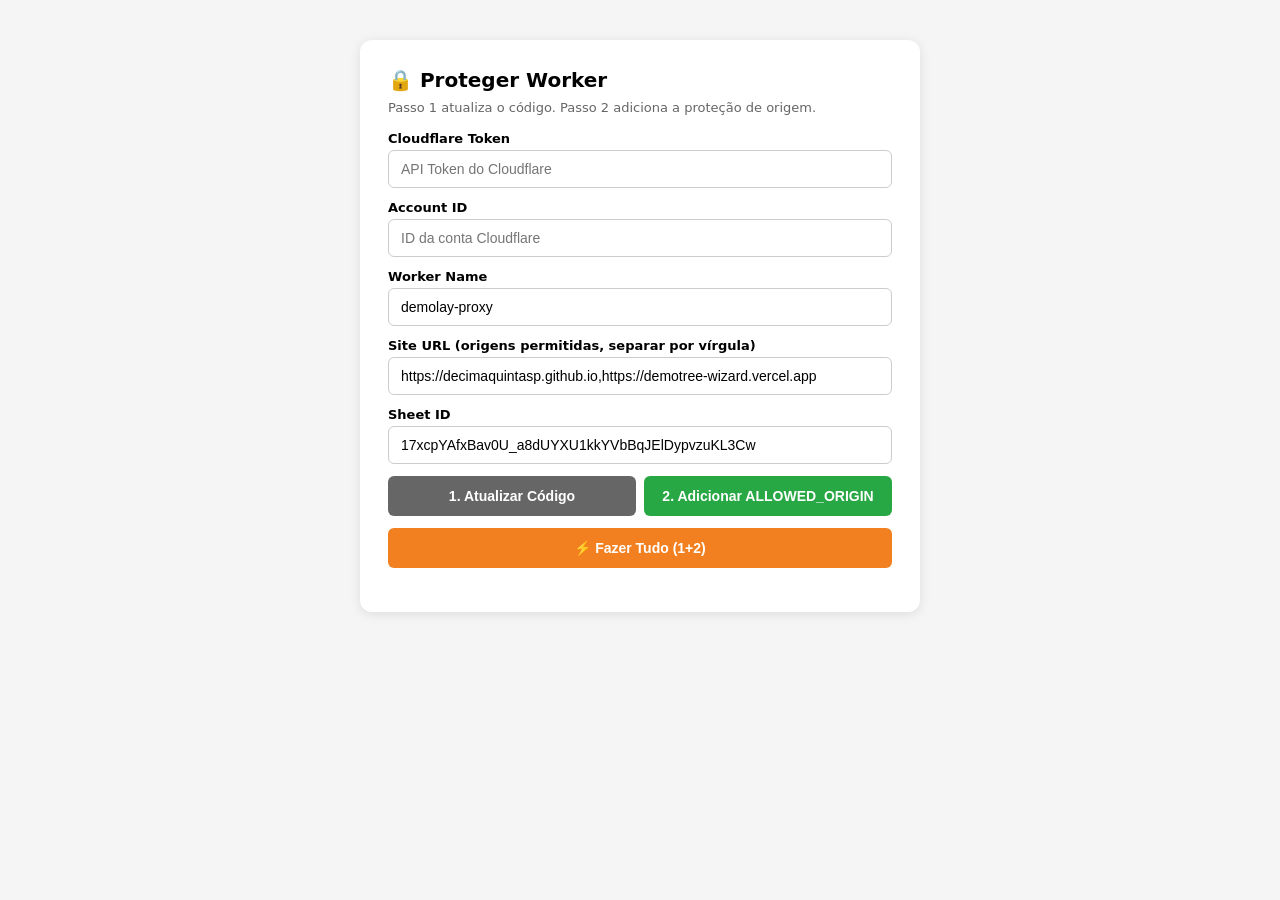
<file: fix-origin.html>
<!DOCTYPE html>
<html lang="pt-br">
<head><meta charset="UTF-8"><title>Fix ALLOWED_ORIGIN</title>
<style>
  body{font-family:system-ui,sans-serif;max-width:560px;margin:40px auto;padding:0 20px;background:#f5f5f5}
  .card{background:#fff;padding:28px;border-radius:12px;box-shadow:0 2px 12px rgba(0,0,0,.1)}
  h2{margin:0 0 8px;font-size:20px}
  p{font-size:13px;color:#666;margin:0 0 16px}
  label{display:block;font-size:13px;font-weight:600;margin:12px 0 4px}
  input{width:100%;padding:10px 12px;border:1px solid #ccc;border-radius:6px;font-size:14px;box-sizing:border-box}
  .hint{font-size:11px;color:#888;margin-top:2px}
  .row{display:flex;gap:8px;flex-wrap:wrap}
  .row button{flex:1;margin-top:12px;min-width:180px}
  button{padding:12px;background:#f38020;color:#fff;border:none;border-radius:6px;font-size:14px;font-weight:600;cursor:pointer}
  button:disabled{opacity:.6;cursor:not-allowed}
  button.sec{background:#666}
  button.green{background:#28a745}
  #logs{margin-top:16px;font-size:13px;word-break:break-all;white-space:pre-wrap;max-height:500px;overflow:auto}
  .log-entry{padding:8px 12px;border-radius:6px;margin-bottom:6px;display:none}
  .ok{background:#d4edda;color:#155724;display:block!important}
  .err{background:#f8d7da;color:#721c24;display:block!important}
  .info{background:#e8f4fd;color:#0c5460;display:block!important}
  code{background:#eee;padding:1px 4px;border-radius:3px;font-size:12px}
</style></head>
<body>
<div class="card">
  <h2>🔒 Proteger Worker</h2>
  <p>Passo 1 atualiza o código. Passo 2 adiciona a proteção de origem.</p>

  <label>Cloudflare Token</label>
  <input id="token" placeholder="API Token do Cloudflare">
  <label>Account ID</label>
  <input id="accountId" placeholder="ID da conta Cloudflare">
  <label>Worker Name</label>
  <input id="scriptName" value="demolay-proxy">
  <label>Site URL (origens permitidas, separar por vírgula)</label>
  <input id="siteUrl" value="https://decimaquintasp.github.io,https://demotree-wizard.vercel.app">
  <label>Sheet ID</label>
  <input id="sheetId" value="17xcpYAfxBav0U_a8dUYXU1kkYVbBqJElDypvzuKL3Cw">

  <div class="row">
    <button class="sec" onclick="step1()">1. Atualizar Código</button>
    <button class="green" onclick="step2()">2. Adicionar ALLOWED_ORIGIN</button>
  </div>
  <div class="row">
    <button onclick="stepBoth()">⚡ Fazer Tudo (1+2)</button>
  </div>
  <div id="logs"></div>
</div>
<script>
function log(msg, type) {
  const el = document.createElement('div');
  el.className = 'log-entry ' + type;
  el.textContent = msg;
  document.getElementById('logs').prepend(el);
}

async function callApi(code, allowedOrigin) {
  const token = document.getElementById('token').value.trim();
  const accountId = document.getElementById('accountId').value.trim();
  const scriptName = document.getElementById('scriptName').value.trim();
  if (!token || !accountId) throw new Error('Preencha token e account ID');
  const body = { accountId, scriptName, token, workerCode: code };
  if (allowedOrigin) body.allowedOrigin = allowedOrigin;
  const r = await fetch('https://demotree-wizard.vercel.app/api/deploy-worker', {
    method: 'POST',
    headers: { 'Content-Type': 'application/json' },
    body: JSON.stringify(body)
  });
  return r.json();
}

function buildCode() {
  const sheetId = document.getElementById('sheetId').value.trim();
  if (!sheetId) throw new Error('Preencha o Sheet ID');
  return `export default {\n` +
  `  async fetch(request, env) {\n` +
  `    const url = new URL(request.url);\n` +
  `    const allowedList = (env.ALLOWED_ORIGIN || '').split(',').map(s => s.trim()).filter(Boolean);\n` +
  `    const origin = request.headers.get('Origin') || '';\n` +
  `    const originOk = allowedList.length === 0 || (origin && allowedList.includes(origin));\n` +
  `    const allowedOrigin = originOk ? (origin || '*') : (allowedList[0] || '*');\n` +
  `    const corsHeaders = { 'Access-Control-Allow-Origin': allowedOrigin, 'Access-Control-Allow-Methods': 'GET, OPTIONS', 'Access-Control-Allow-Headers': '*', 'Vary': 'Origin' };\n` +
  `    if (request.method === 'OPTIONS') return new Response(null, { headers: corsHeaders });\n` +
  `    if (!originOk) return new Response('Origin not allowed', { status: 403 });\n` +
  `    const SHEET_ID = '${sheetId}';\n` +
  `    const range = url.searchParams.get('range') || 'Sheet1!A:F';\n` +
  `    const apiUrl = 'https://sheets.googleapis.com/v4/spreadsheets/' + SHEET_ID + '/values/' + encodeURIComponent(range) + '?key=' + env.GOOGLE_API_KEY;\n` +
  `    try {\n` +
  `      const response = await fetch(apiUrl, { headers: { Accept: 'application/json' } });\n` +
  `      const data = await response.json();\n` +
  `      return new Response(JSON.stringify(data), { headers: { 'Content-Type': 'application/json', ...corsHeaders } });\n` +
  `    } catch (e) {\n` +
  `      return new Response(JSON.stringify({ error: e.message }), { status: 500, headers: { 'Content-Type': 'application/json', ...corsHeaders } });\n` +
  `    }\n` +
  `  }\n` +
  `};`;
}

async function step1() {
  try {
    log('Passo 1: Enviando código novo (sem ALLOWED_ORIGIN)...', 'info');
    const data = await callApi(buildCode());
    if (data.success) {
      log('✅ Passo 1 OK — Código atualizado!', 'ok');
    } else {
      log('❌ Passo 1 falhou: ' + (data.errors?.[0]?.message || JSON.stringify(data)), 'err');
    }
  } catch(e) {
    log('❌ Erro: ' + e.message, 'err');
  }
}

async function step2() {
  try {
    const allowed = document.getElementById('siteUrl').value.trim();
    if (!allowed) { log('Preencha as origens permitidas', 'err'); return; }
    log('Passo 2: Adicionando ALLOWED_ORIGIN (' + allowed + ')...', 'info');
    const data = await callApi(buildCode(), allowed);
    if (data.success) {
      log('✅ Passo 2 OK — ALLOWED_ORIGIN configurado!', 'ok');
    } else {
      log('❌ Passo 2 falhou: ' + (data.errors?.[0]?.message || JSON.stringify(data)), 'err');
    }
  } catch(e) {
    log('❌ Erro: ' + e.message, 'err');
  }
}

async function stepBoth() {
  log('⚡ Iniciando processo completo...', 'info');
  await step1();
  await new Promise(r => setTimeout(r, 1000));
  await step2();
  log('🏁 Processo finalizado! Teste o worker com e sem Origin.', 'info');
}
</script></body>
</html>
</file>
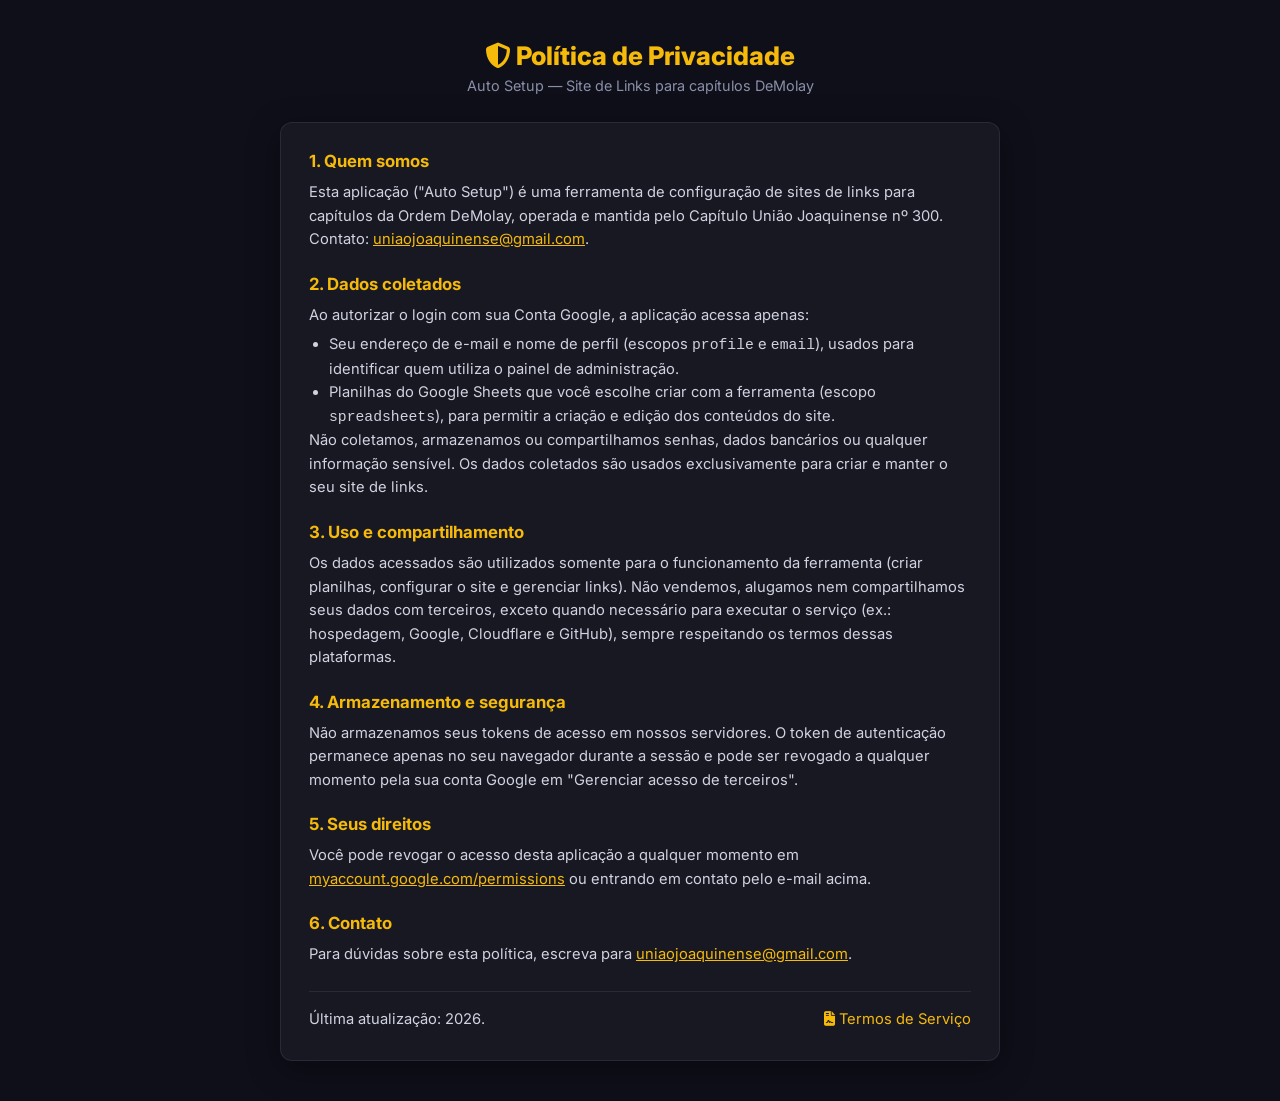
<file: privacidade.html>
<!DOCTYPE html>
<html lang="pt-br">
<head>
  <meta charset="UTF-8">
  <meta name="viewport" content="width=device-width, initial-scale=1.0">
  <title>Política de Privacidade — Auto Setup</title>
  <meta name="google-site-verification" content="_PObeUxFVRLb9R_tKasW5lI_LKZJ50vjMFUlDpwQzSw" />
  <link rel="icon" href="data:image/svg+xml,<svg xmlns=%22http://www.w3.org/2000/svg%22 viewBox=%220 0 100 100%22><text y=%22.9em%22 font-size=%2290%22>⚙️</text></svg>">
  <link href="https://fonts.googleapis.com/css2?family=Inter:wght@400;500;600;700;800&display=swap" rel="stylesheet">
  <link rel="stylesheet" href="https://cdnjs.cloudflare.com/ajax/libs/font-awesome/6.5.1/css/all.min.css">
  <style>
    * { margin: 0; padding: 0; box-sizing: border-box; }
    body { font-family: 'Inter', sans-serif; background: #0f0f1a; color: #e8e8e8; min-height: 100vh; display: flex; justify-content: center; padding: 40px 20px; }
    #app { width: 100%; max-width: 720px; }
    header { text-align: center; margin-bottom: 28px; }
    header h1 { color: #F5BA0A; font-size: 1.6rem; font-weight: 800; }
    header p { color: #8a8fa8; font-size: 0.9rem; margin-top: 6px; }
    .card { background: rgba(255,255,255,0.04); border: 1px solid rgba(255,255,255,0.08); border-radius: 12px; padding: 28px; box-shadow: 0 8px 32px rgba(0,0,0,0.4); }
    .card h2 { color: #F5BA0A; font-size: 1.05rem; font-weight: 700; margin: 22px 0 10px; }
    .card h2:first-child { margin-top: 0; }
    .card p, .card li { color: #d0d2e0; font-size: 0.92rem; line-height: 1.6; }
    .card ul { padding-left: 20px; margin-top: 6px; }
    .card a { color: #F5BA0A; }
    .updated { margin-top: 24px; padding-top: 16px; border-top: 1px solid rgba(255,255,255,0.08); color: #8a8fa8; font-size: 0.8rem; display: flex; justify-content: space-between; align-items: center; gap: 12px; flex-wrap: wrap; }
    .updated a { color: #F5BA0A; text-decoration: none; }
  </style>
</head>
<body>
<div id="app">
  <header>
    <h1><i class="fa-solid fa-shield-halved"></i> Política de Privacidade</h1>
    <p>Auto Setup — Site de Links para capítulos DeMolay</p>
  </header>

  <div class="card">
    <h2>1. Quem somos</h2>
    <p>Esta aplicação ("Auto Setup") é uma ferramenta de configuração de sites de links para capítulos da Ordem DeMolay, operada e mantida pelo Capítulo União Joaquinense nº 300. Contato: <a href="mailto:uniaojoaquinense@gmail.com">uniaojoaquinense@gmail.com</a>.</p>

    <h2>2. Dados coletados</h2>
    <p>Ao autorizar o login com sua Conta Google, a aplicação acessa apenas:</p>
    <ul>
      <li>Seu endereço de e-mail e nome de perfil (escopos <code>profile</code> e <code>email</code>), usados para identificar quem utiliza o painel de administração.</li>
      <li>Planilhas do Google Sheets que você escolhe criar com a ferramenta (escopo <code>spreadsheets</code>), para permitir a criação e edição dos conteúdos do site.</li>
    </ul>
    <p>Não coletamos, armazenamos ou compartilhamos senhas, dados bancários ou qualquer informação sensível. Os dados coletados são usados exclusivamente para criar e manter o seu site de links.</p>

    <h2>3. Uso e compartilhamento</h2>
    <p>Os dados acessados são utilizados somente para o funcionamento da ferramenta (criar planilhas, configurar o site e gerenciar links). Não vendemos, alugamos nem compartilhamos seus dados com terceiros, exceto quando necessário para executar o serviço (ex.: hospedagem, Google, Cloudflare e GitHub), sempre respeitando os termos dessas plataformas.</p>

    <h2>4. Armazenamento e segurança</h2>
    <p>Não armazenamos seus tokens de acesso em nossos servidores. O token de autenticação permanece apenas no seu navegador durante a sessão e pode ser revogado a qualquer momento pela sua conta Google em "Gerenciar acesso de terceiros".</p>

    <h2>5. Seus direitos</h2>
    <p>Você pode revogar o acesso desta aplicação a qualquer momento em <a href="https://myaccount.google.com/permissions">myaccount.google.com/permissions</a> ou entrando em contato pelo e-mail acima.</p>

    <h2>6. Contato</h2>
    <p>Para dúvidas sobre esta política, escreva para <a href="mailto:uniaojoaquinense@gmail.com">uniaojoaquinense@gmail.com</a>.</p>

    <p class="updated">
      <span>Última atualização: 2026.</span>
      <span>
        <a href="termos.html"><i class="fa-solid fa-file-contract"></i> Termos de Serviço</a>
      </span>
    </p>
  </div>
</div>
</body>
</html>
</file>
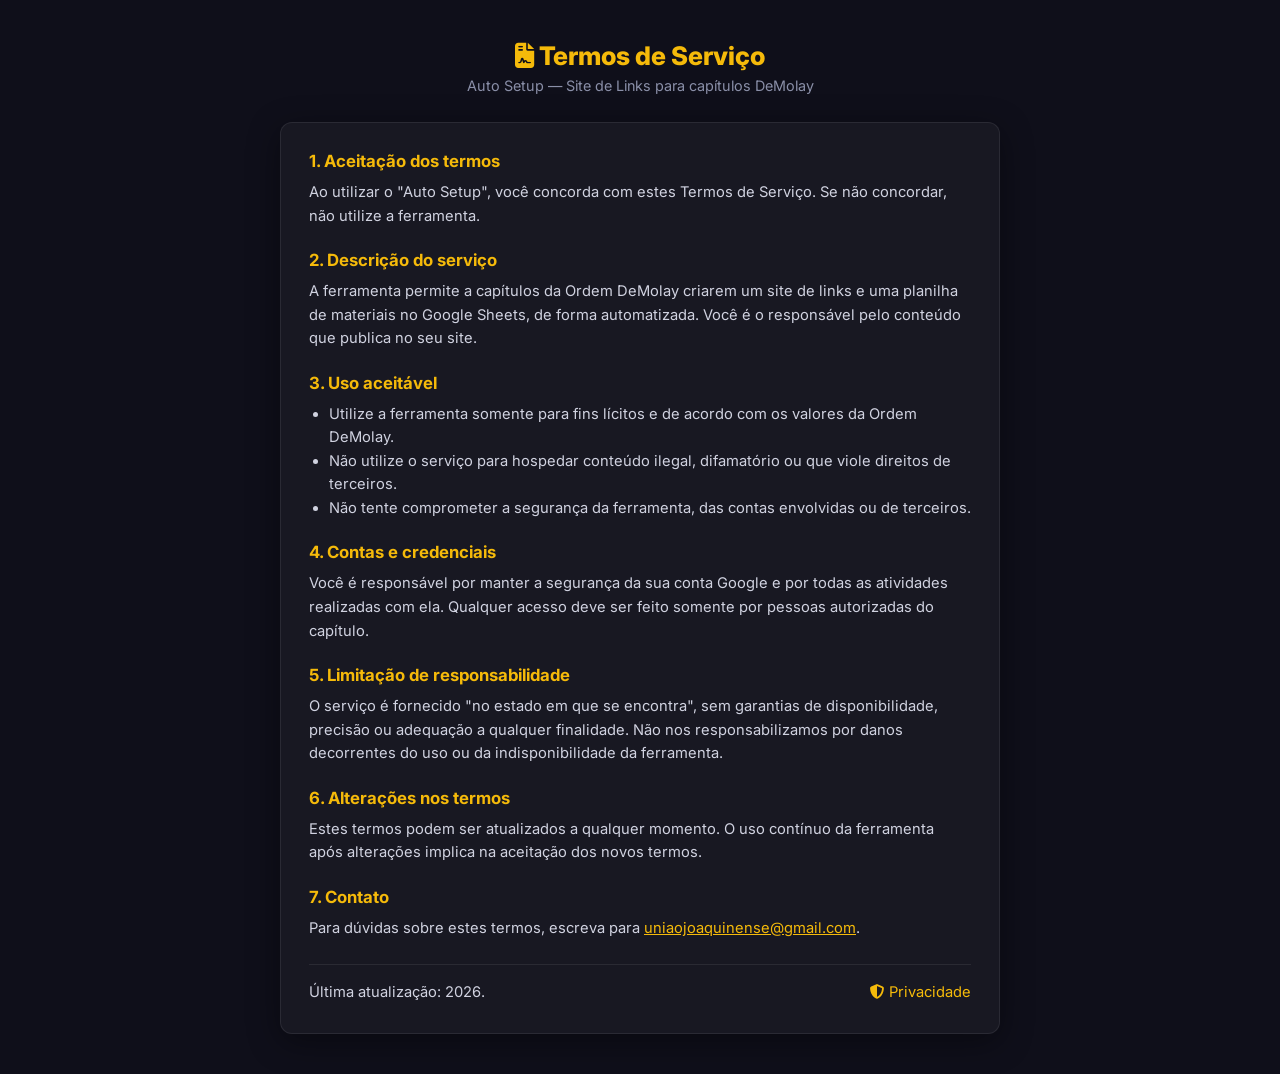
<file: termos.html>
<!DOCTYPE html>
<html lang="pt-br">
<head>
  <meta charset="UTF-8">
  <meta name="viewport" content="width=device-width, initial-scale=1.0">
  <title>Termos de Serviço — Auto Setup</title>
  <meta name="google-site-verification" content="_PObeUxFVRLb9R_tKasW5lI_LKZJ50vjMFUlDpwQzSw" />
  <link rel="icon" href="data:image/svg+xml,<svg xmlns=%22http://www.w3.org/2000/svg%22 viewBox=%220 0 100 100%22><text y=%22.9em%22 font-size=%2290%22>⚙️</text></svg>">
  <link href="https://fonts.googleapis.com/css2?family=Inter:wght@400;500;600;700;800&display=swap" rel="stylesheet">
  <link rel="stylesheet" href="https://cdnjs.cloudflare.com/ajax/libs/font-awesome/6.5.1/css/all.min.css">
  <style>
    * { margin: 0; padding: 0; box-sizing: border-box; }
    body { font-family: 'Inter', sans-serif; background: #0f0f1a; color: #e8e8e8; min-height: 100vh; display: flex; justify-content: center; padding: 40px 20px; }
    #app { width: 100%; max-width: 720px; }
    header { text-align: center; margin-bottom: 28px; }
    header h1 { color: #F5BA0A; font-size: 1.6rem; font-weight: 800; }
    header p { color: #8a8fa8; font-size: 0.9rem; margin-top: 6px; }
    .card { background: rgba(255,255,255,0.04); border: 1px solid rgba(255,255,255,0.08); border-radius: 12px; padding: 28px; box-shadow: 0 8px 32px rgba(0,0,0,0.4); }
    .card h2 { color: #F5BA0A; font-size: 1.05rem; font-weight: 700; margin: 22px 0 10px; }
    .card h2:first-child { margin-top: 0; }
    .card p, .card li { color: #d0d2e0; font-size: 0.92rem; line-height: 1.6; }
    .card ul { padding-left: 20px; margin-top: 6px; }
    .card a { color: #F5BA0A; }
    .footer { margin-top: 24px; padding-top: 16px; border-top: 1px solid rgba(255,255,255,0.08); color: #8a8fa8; font-size: 0.8rem; display: flex; justify-content: space-between; align-items: center; gap: 12px; flex-wrap: wrap; }
    .footer a { color: #F5BA0A; text-decoration: none; }
  </style>
</head>
<body>
<div id="app">
  <header>
    <h1><i class="fa-solid fa-file-contract"></i> Termos de Serviço</h1>
    <p>Auto Setup — Site de Links para capítulos DeMolay</p>
  </header>

  <div class="card">
    <h2>1. Aceitação dos termos</h2>
    <p>Ao utilizar o "Auto Setup", você concorda com estes Termos de Serviço. Se não concordar, não utilize a ferramenta.</p>

    <h2>2. Descrição do serviço</h2>
    <p>A ferramenta permite a capítulos da Ordem DeMolay criarem um site de links e uma planilha de materiais no Google Sheets, de forma automatizada. Você é o responsável pelo conteúdo que publica no seu site.</p>

    <h2>3. Uso aceitável</h2>
    <ul>
      <li>Utilize a ferramenta somente para fins lícitos e de acordo com os valores da Ordem DeMolay.</li>
      <li>Não utilize o serviço para hospedar conteúdo ilegal, difamatório ou que viole direitos de terceiros.</li>
      <li>Não tente comprometer a segurança da ferramenta, das contas envolvidas ou de terceiros.</li>
    </ul>

    <h2>4. Contas e credenciais</h2>
    <p>Você é responsável por manter a segurança da sua conta Google e por todas as atividades realizadas com ela. Qualquer acesso deve ser feito somente por pessoas autorizadas do capítulo.</p>

    <h2>5. Limitação de responsabilidade</h2>
    <p>O serviço é fornecido "no estado em que se encontra", sem garantias de disponibilidade, precisão ou adequação a qualquer finalidade. Não nos responsabilizamos por danos decorrentes do uso ou da indisponibilidade da ferramenta.</p>

    <h2>6. Alterações nos termos</h2>
    <p>Estes termos podem ser atualizados a qualquer momento. O uso contínuo da ferramenta após alterações implica na aceitação dos novos termos.</p>

    <h2>7. Contato</h2>
    <p>Para dúvidas sobre estes termos, escreva para <a href="mailto:uniaojoaquinense@gmail.com">uniaojoaquinense@gmail.com</a>.</p>

    <p class="footer">
      <span>Última atualização: 2026.</span>
      <span>
        <a href="privacidade.html"><i class="fa-solid fa-shield-halved"></i> Privacidade</a>
      </span>
    </p>
  </div>
</div>
</body>
</html>
</file>
